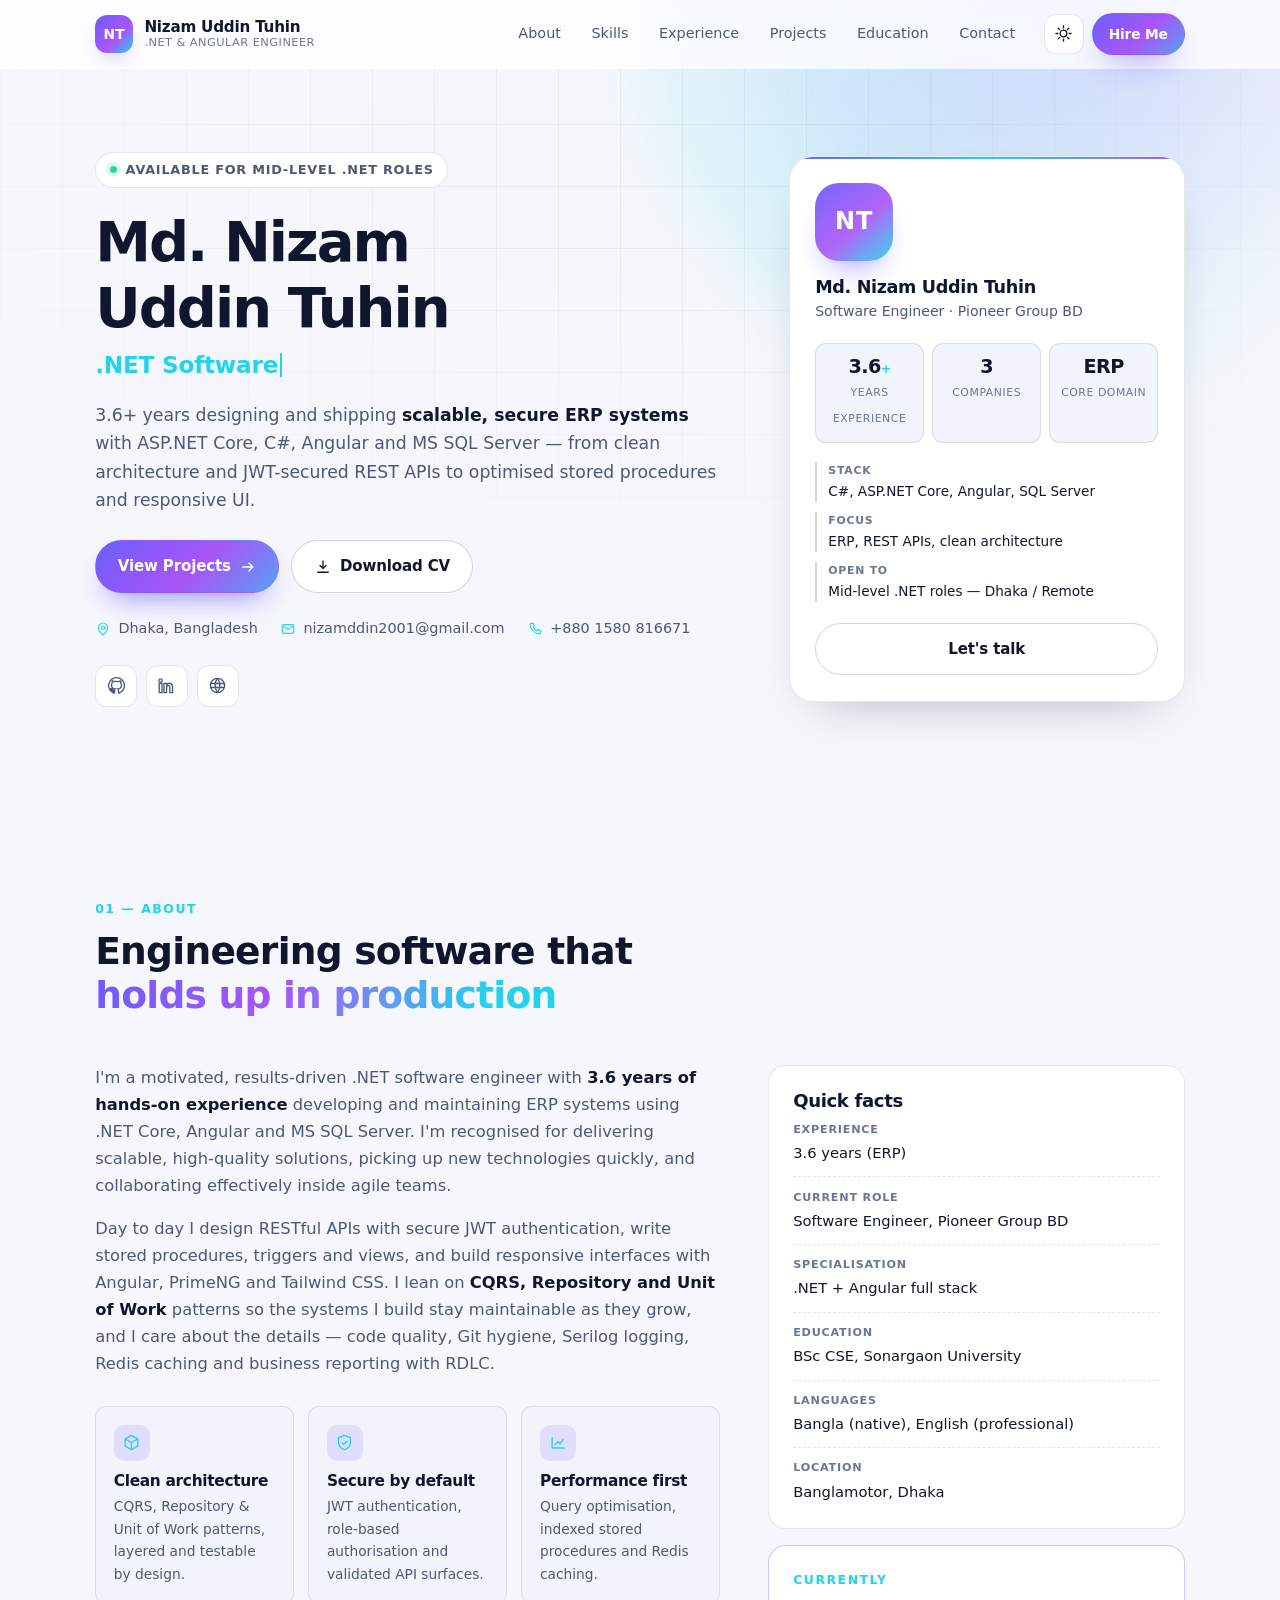
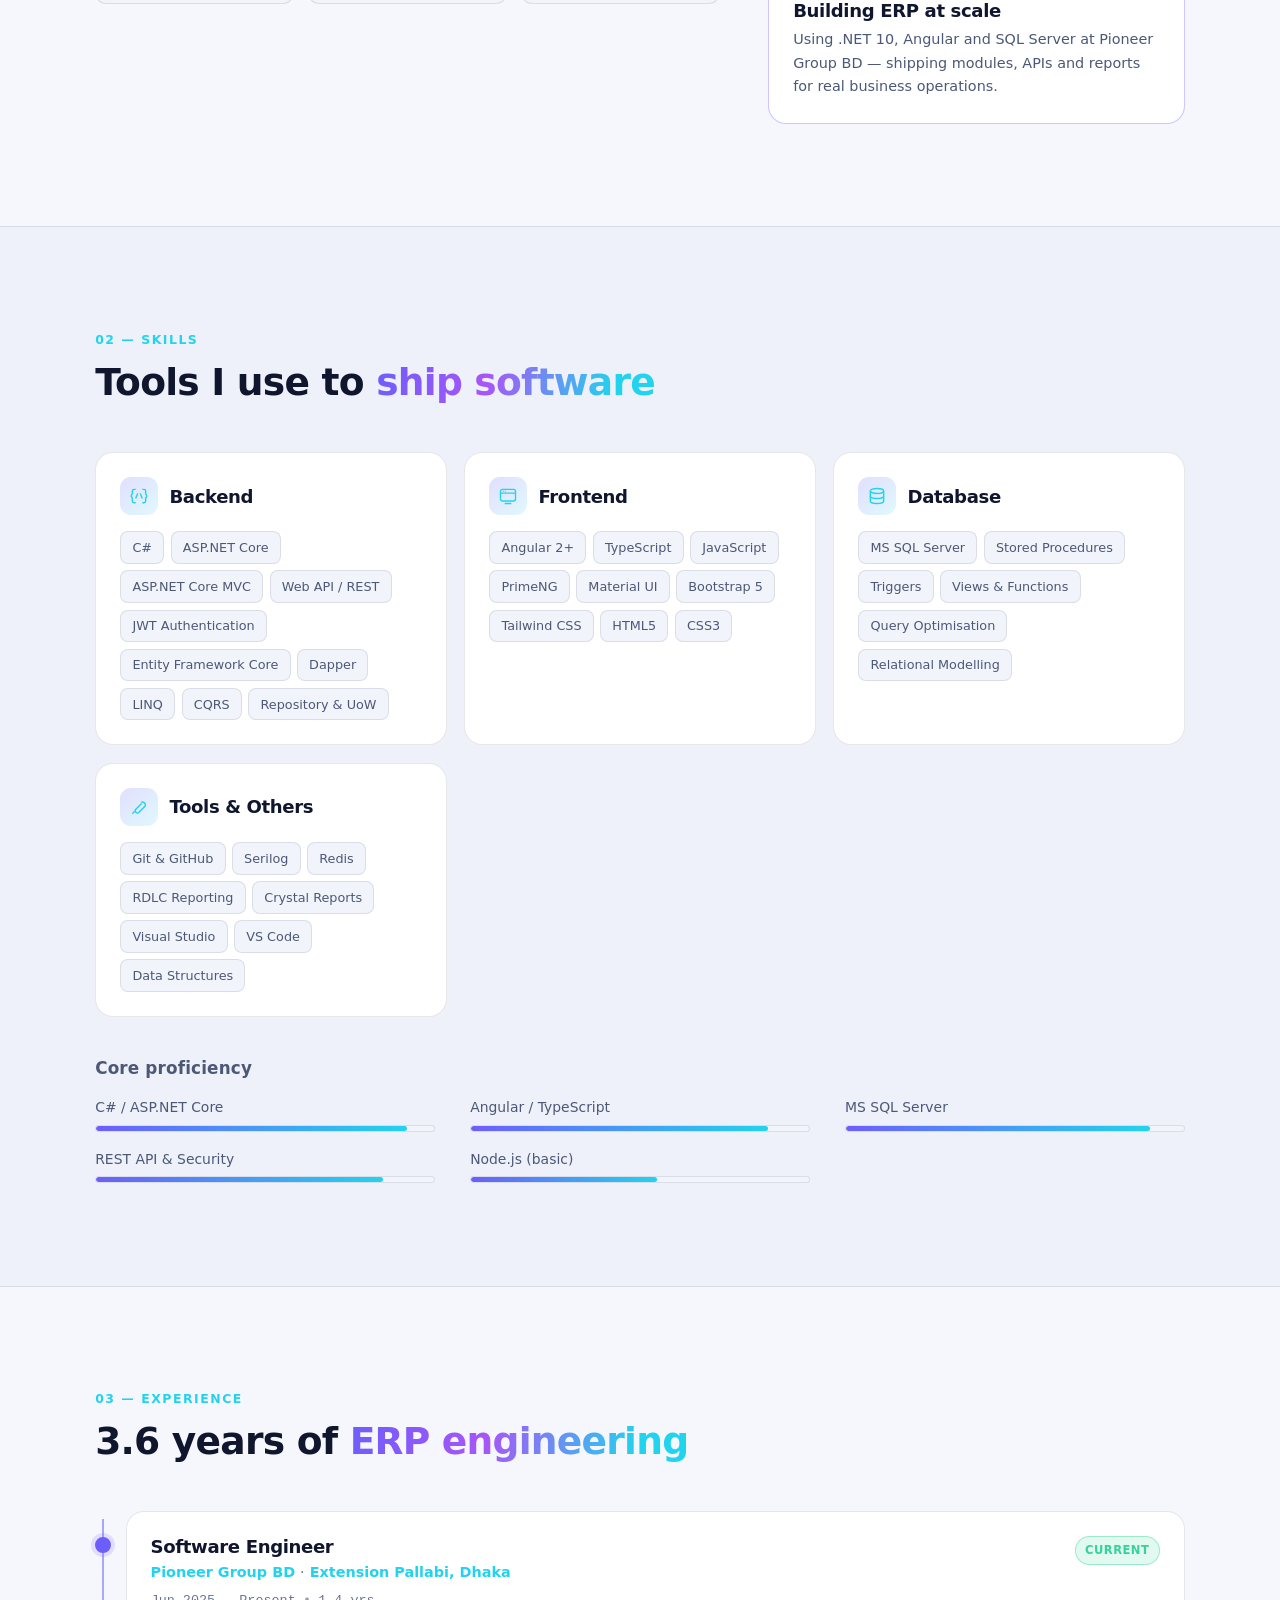
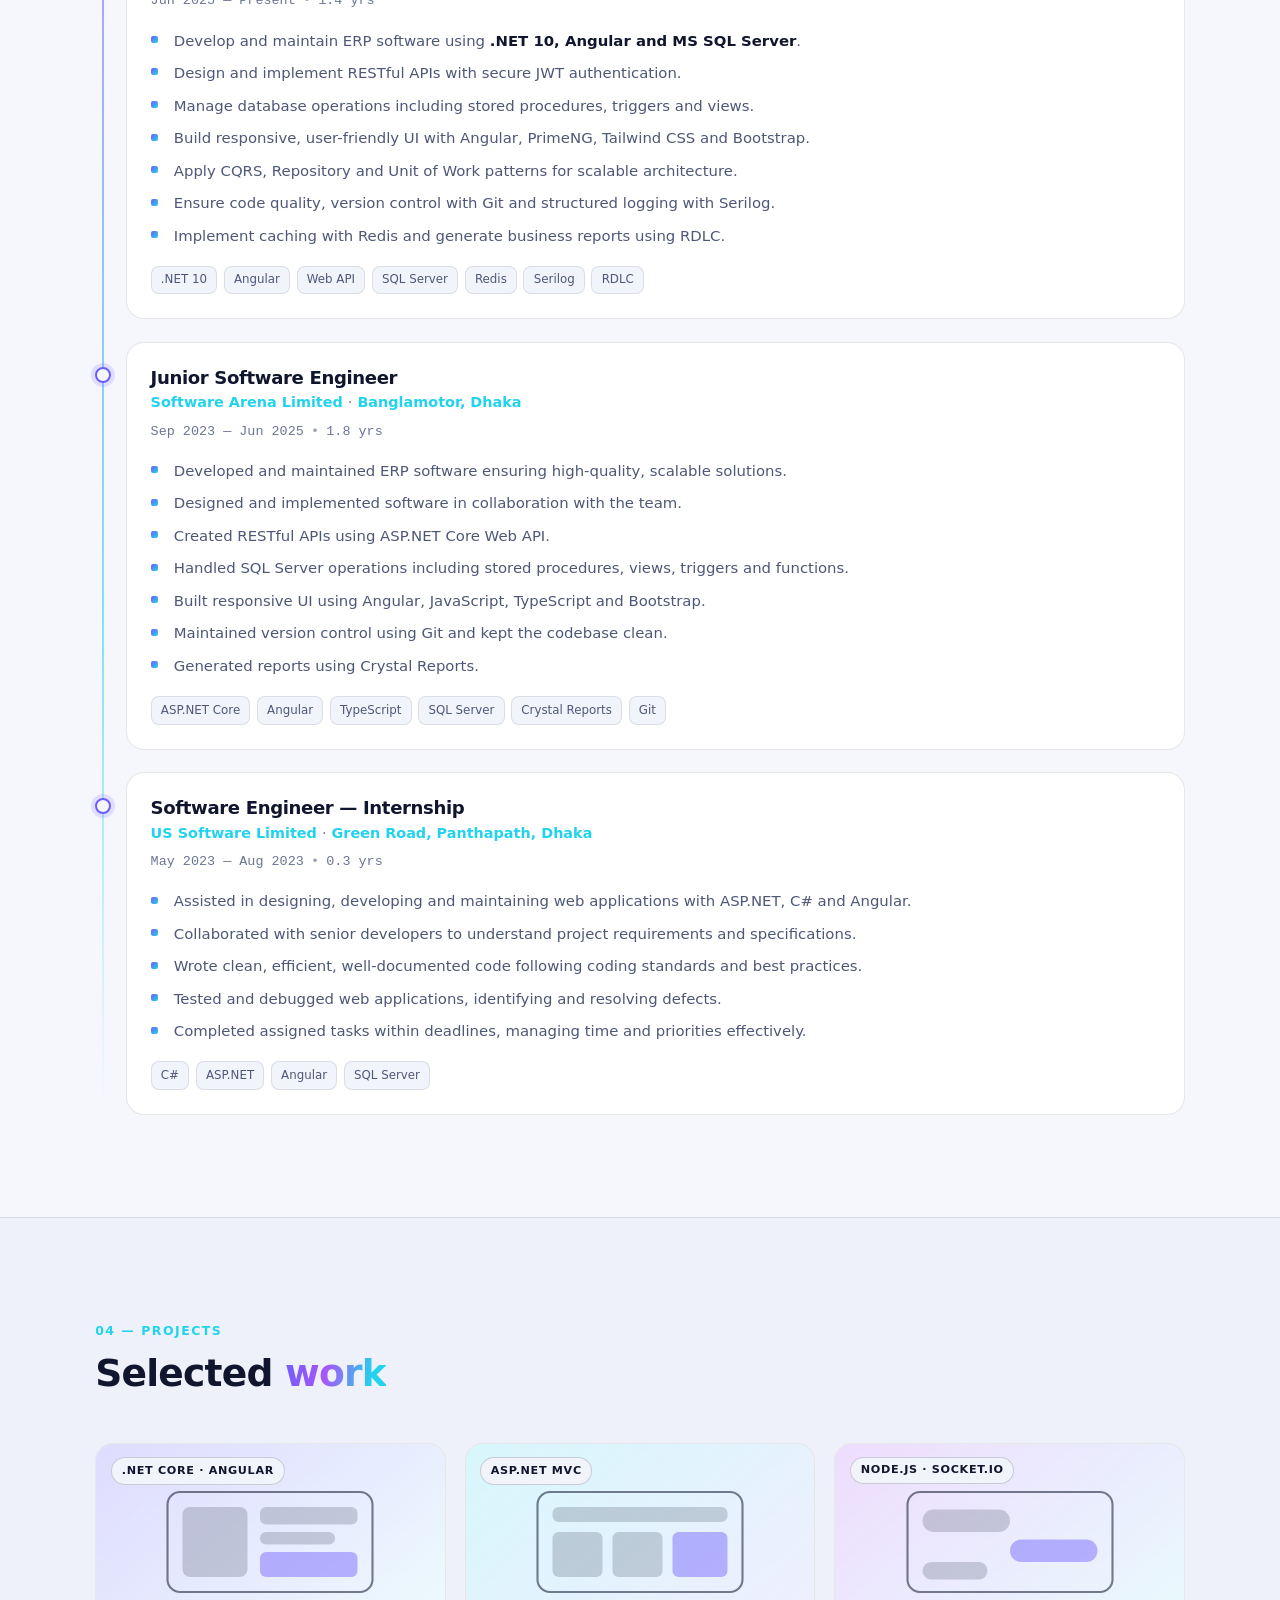
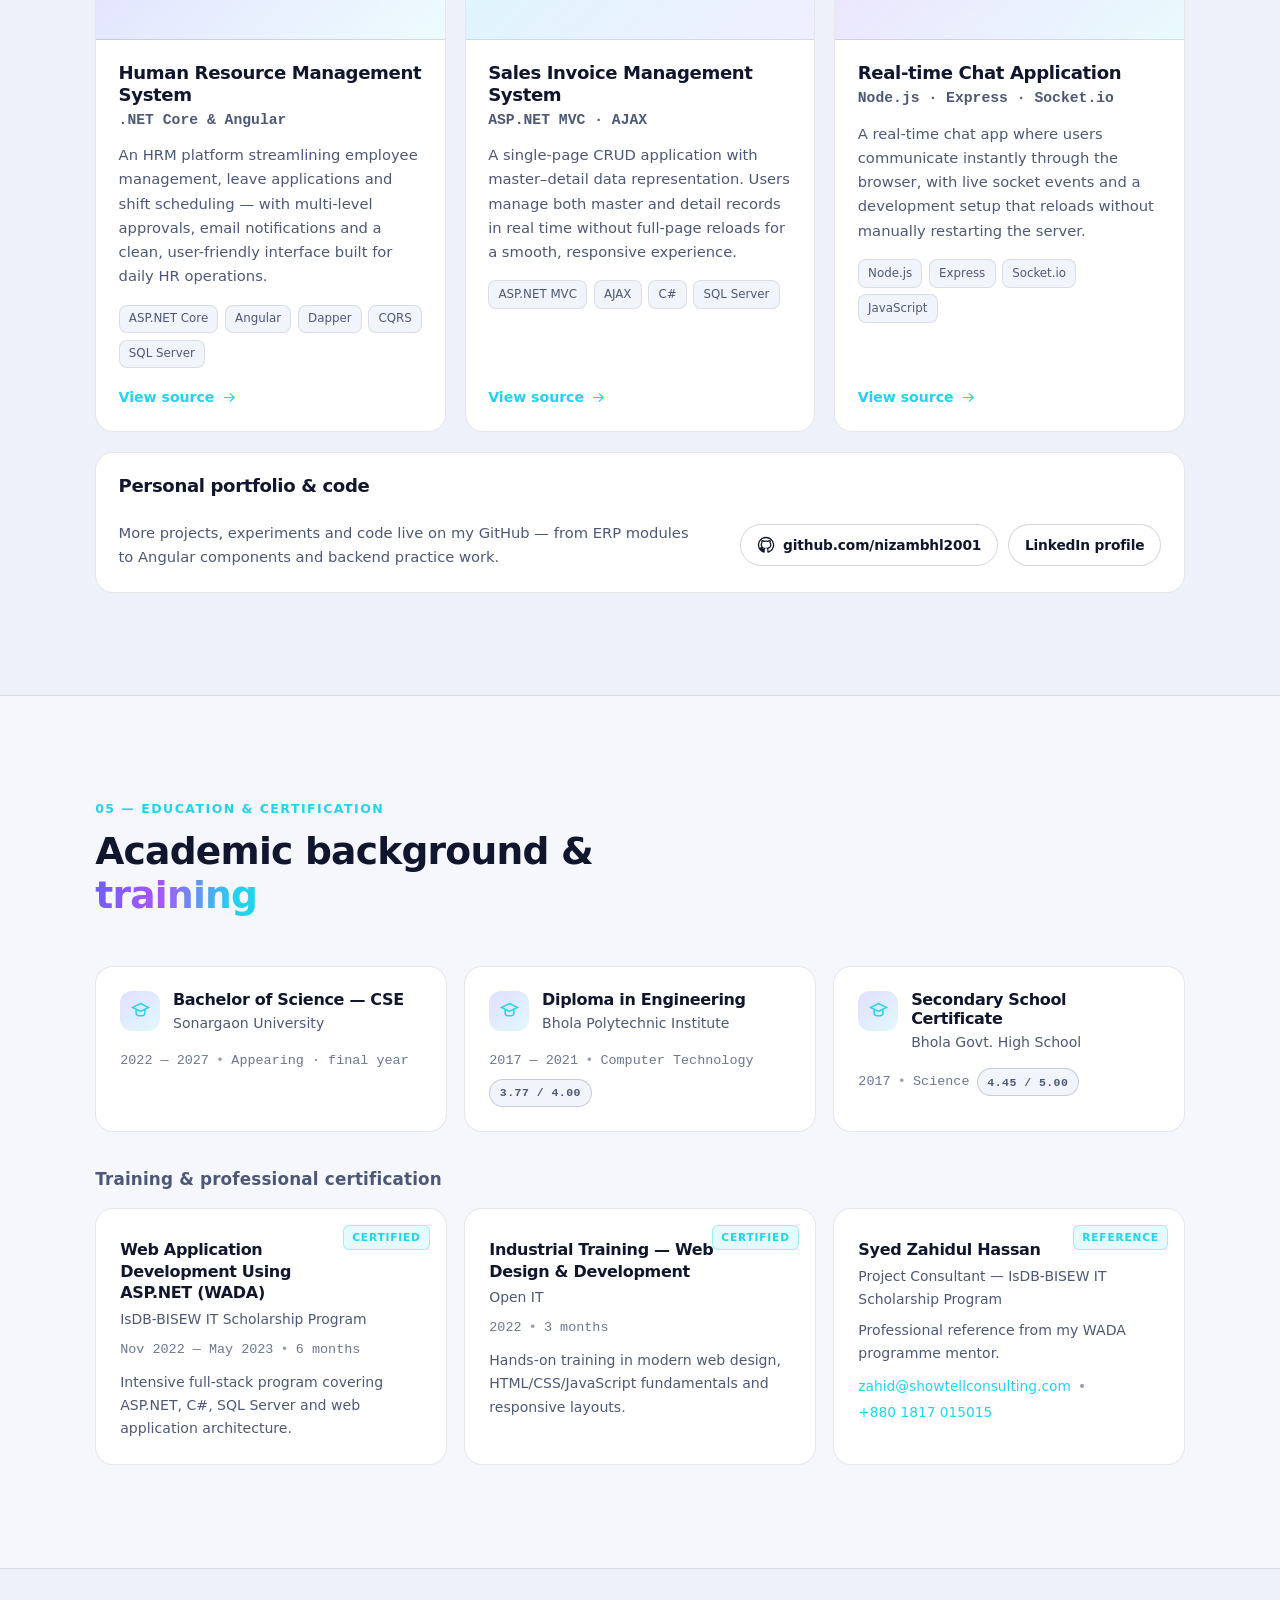
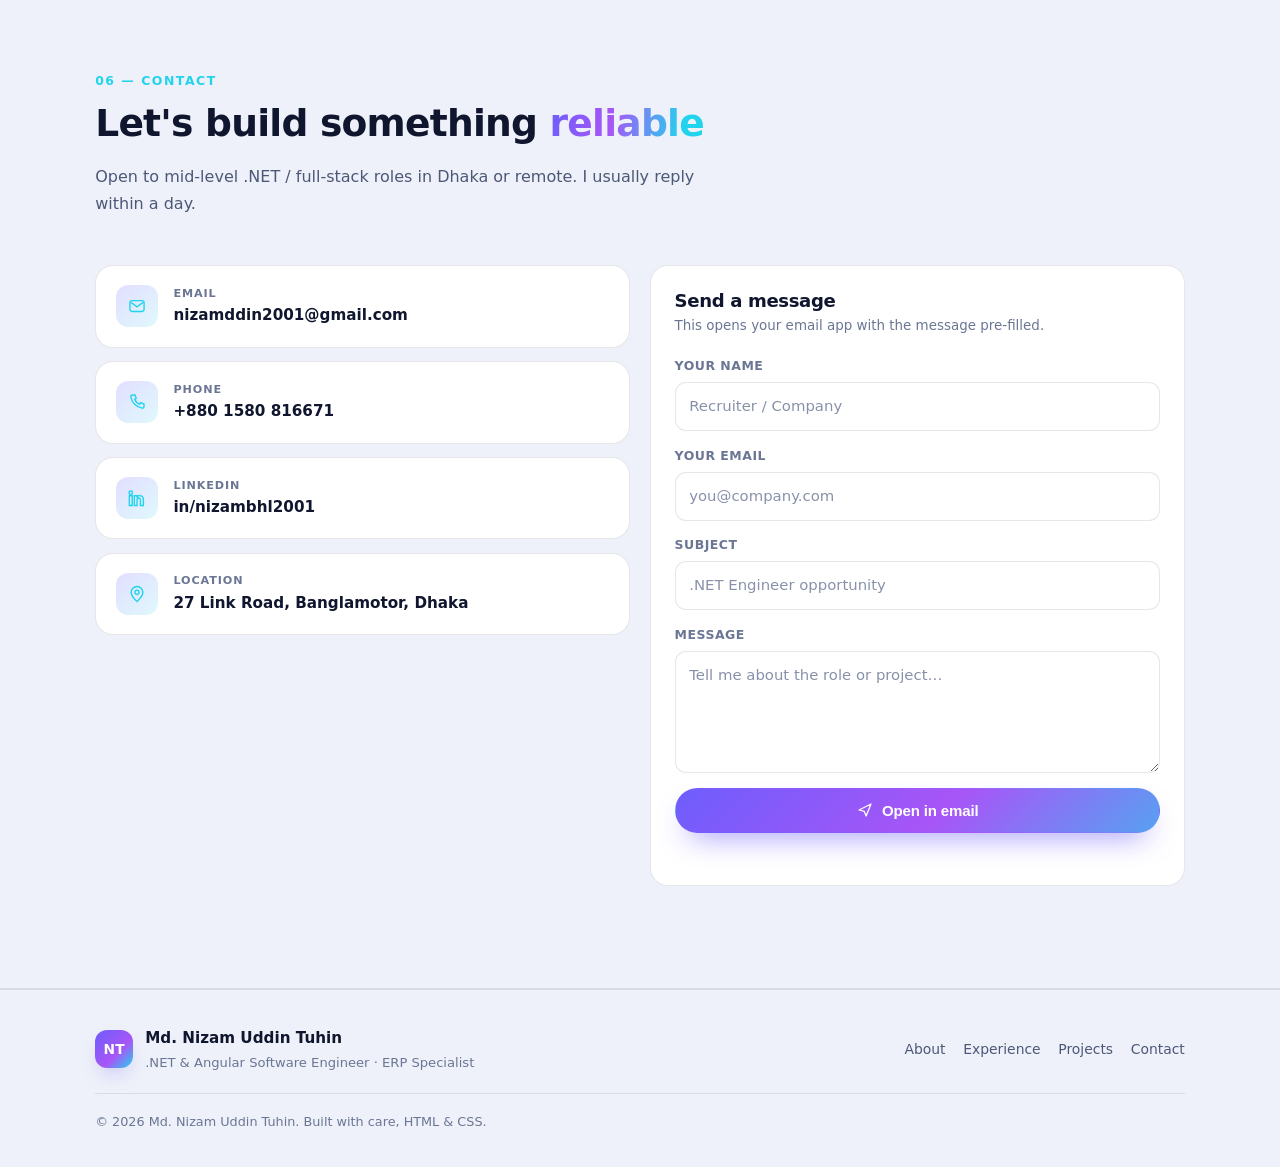
<file: index.html>
<!DOCTYPE html>
<html lang="en" data-theme="dark">
<head>
<meta charset="UTF-8" />
<meta name="viewport" content="width=device-width, initial-scale=1" />
<title>Md. Nizam Uddin Tuhin — .NET &amp; Angular Software Engineer | ERP Specialist</title>
<meta name="description" content="Portfolio of Md. Nizam Uddin Tuhin — .NET Software Engineer with 3.6+ years of experience building scalable ERP systems using ASP.NET Core, C#, Angular and MS SQL Server." />
<meta name="author" content="Md. Nizam Uddin Tuhin" />
<meta name="keywords" content=".NET Developer, ASP.NET Core, C#, Angular, SQL Server, ERP Developer, Full Stack Developer, Dhaka, Bangladesh" />
<meta name="theme-color" content="#0b1020" />
<link rel="canonical" href="https://nizambhl2001.github.io/" />

<!-- Open Graph / social -->
<meta property="og:type" content="website" />
<meta property="og:title" content="Md. Nizam Uddin Tuhin — .NET &amp; Angular Software Engineer" />
<meta property="og:description" content="3.6+ years building scalable, secure ERP software with ASP.NET Core, C#, Angular and MS SQL Server." />
<meta property="og:url" content="https://nizambhl2001.github.io/" />
<meta name="twitter:card" content="summary_large_image" />
<meta name="twitter:title" content="Md. Nizam Uddin Tuhin — .NET &amp; Angular Software Engineer" />
<meta name="twitter:description" content="3.6+ years building scalable, secure ERP software with ASP.NET Core, C#, Angular and MS SQL Server." />

<link rel="icon" href="data:image/svg+xml,%3Csvg xmlns='http://www.w3.org/2000/svg' viewBox='0 0 64 64'%3E%3Crect width='64' height='64' rx='16' fill='%236d5efc'/%3E%3Ctext x='32' y='43' font-family='Segoe UI,Arial' font-size='28' font-weight='700' fill='%23fff' text-anchor='middle'%3ENT%3C/text%3E%3C/svg%3E" />
<link rel="stylesheet" href="assets/css/styles.css" />

<script type="application/ld+json">
{
  "@context": "https://schema.org",
  "@type": "Person",
  "name": "Md. Nizam Uddin Tuhin",
  "jobTitle": ".NET Software Engineer",
  "email": "mailto:nizamddin2001@gmail.com",
  "telephone": "+8801580816671",
  "url": "https://nizambhl2001.github.io/",
  "address": {
    "@type": "PostalAddress",
    "streetAddress": "27 Link Road, Banglamotor",
    "addressLocality": "Dhaka",
    "addressCountry": "BD"
  },
  "sameAs": [
    "https://www.linkedin.com/in/nizambhl2001",
    "https://github.com/nizambhl2001"
  ],
  "knowsAbout": ["C#", "ASP.NET Core", "Angular", "MS SQL Server", "REST API", "ERP Development", "Entity Framework Core"],
  "alumniOf": ["Sonargaon University", "Bhola Polytechnic Institute"]
}
</script>
</head>
<body>
<a class="skip-link" href="#main">Skip to content</a>

<header class="site-header" id="siteHeader">
  <div class="container header-inner">
    <a class="brand" href="#home" aria-label="Nizam Uddin Tuhin — home">
      <span class="brand-mark" aria-hidden="true">NT</span>
      <span class="brand-text">
        <strong>Nizam Uddin Tuhin</strong>
        <small>.NET &amp; Angular Engineer</small>
      </span>
    </a>

    <nav class="nav" id="nav" aria-label="Primary">
      <a href="#about">About</a>
      <a href="#skills">Skills</a>
      <a href="#experience">Experience</a>
      <a href="#projects">Projects</a>
      <a href="#education">Education</a>
      <a href="#contact">Contact</a>
    </nav>

    <div class="header-actions">
      <button class="icon-btn" id="themeToggle" type="button" aria-label="Toggle colour theme" title="Toggle theme">
        <svg class="ico-sun" viewBox="0 0 24 24" aria-hidden="true"><circle cx="12" cy="12" r="4.2"/><g stroke-linecap="round"><path d="M12 2.5v2.4M12 19.1v2.4M2.5 12h2.4M19.1 12h2.4M5.2 5.2l1.7 1.7M17.1 17.1l1.7 1.7M18.8 5.2l-1.7 1.7M6.9 17.1l-1.7 1.7"/></g></svg>
        <svg class="ico-moon" viewBox="0 0 24 24" aria-hidden="true"><path d="M20 14.5A8.2 8.2 0 0 1 9.5 4a8.5 8.5 0 1 0 10.5 10.5Z"/></svg>
      </button>
      <a class="btn btn-primary btn-sm" href="#contact">Hire&nbsp;Me</a>
      <button class="icon-btn menu-btn" id="menuBtn" type="button" aria-label="Open menu" aria-expanded="false" aria-controls="nav">
        <svg viewBox="0 0 24 24" aria-hidden="true"><path d="M4 7h16M4 12h16M4 17h16" stroke-linecap="round"/></svg>
      </button>
    </div>
  </div>
  <div class="scroll-progress" id="scrollProgress"></div>
</header>

<main id="main">

  <!-- ================= HERO ================= -->
  <section class="hero" id="home">
    <div class="hero-glow" aria-hidden="true"></div>
    <div class="container hero-grid">
      <div class="hero-copy">
        <p class="eyebrow"><span class="dot" aria-hidden="true"></span> Available for mid-level .NET roles</p>
        <h1>Md. Nizam Uddin&nbsp;Tuhin</h1>
        <p class="hero-role">
          <span class="typed" id="typed" aria-live="polite">.NET Software Engineer</span>
        </p>
        <p class="hero-lead">
          3.6+ years designing and shipping <strong>scalable, secure ERP systems</strong> with
          ASP.NET Core, C#, Angular and MS SQL Server — from clean architecture and
          JWT-secured REST APIs to optimised stored procedures and responsive UI.
        </p>

        <div class="hero-cta">
          <a class="btn btn-primary" href="#projects">
            View Projects
            <svg viewBox="0 0 24 24" aria-hidden="true"><path d="M5 12h13M13 6.5 18.5 12 13 17.5" stroke-linecap="round" stroke-linejoin="round"/></svg>
          </a>
          <a class="btn btn-ghost" href="assets/Md-Nizam-Uddin-Tuhin-CV.pdf" download>
            <svg viewBox="0 0 24 24" aria-hidden="true"><path d="M12 4v10m0 0 4-4m-4 4-4-4M5 19h14" stroke-linecap="round" stroke-linejoin="round"/></svg>
            Download CV
          </a>
        </div>

        <ul class="hero-meta">
          <li>
            <svg viewBox="0 0 24 24" aria-hidden="true"><path d="M12 21s7-6.1 7-11a7 7 0 1 0-14 0c0 4.9 7 11 7 11Z"/><circle cx="12" cy="10" r="2.5"/></svg>
            Dhaka, Bangladesh
          </li>
          <li>
            <svg viewBox="0 0 24 24" aria-hidden="true"><rect x="3.5" y="5.5" width="17" height="13" rx="2.5"/><path d="m4.5 7.5 7.5 5.5 7.5-5.5"/></svg>
            <a href="mailto:nizamddin2001@gmail.com">nizamddin2001@gmail.com</a>
          </li>
          <li>
            <svg viewBox="0 0 24 24" aria-hidden="true"><path d="M6.5 3.5h3l1.6 4-2 1.4a12 12 0 0 0 5.9 5.9l1.4-2 4 1.6v3a2 2 0 0 1-2.2 2A16.5 16.5 0 0 1 4.5 5.7a2 2 0 0 1 2-2.2Z"/></svg>
            <a href="tel:+8801580816671">+880 1580 816671</a>
          </li>
        </ul>

        <div class="social-row">
          <a class="social" href="https://github.com/nizambhl2001" target="_blank" rel="noopener" aria-label="GitHub">
            <svg viewBox="0 0 24 24" aria-hidden="true"><path d="M12 2a10 10 0 0 0-3.16 19.49c.5.09.68-.22.68-.48v-1.7c-2.78.6-3.37-1.34-3.37-1.34-.45-1.16-1.11-1.47-1.11-1.47-.91-.62.07-.6.07-.6 1 .07 1.53 1.03 1.53 1.03.9 1.53 2.36 1.09 2.93.83.09-.65.35-1.09.63-1.34-2.22-.25-4.56-1.11-4.56-4.95 0-1.09.39-1.99 1.03-2.69-.1-.25-.45-1.27.1-2.65 0 0 .84-.27 2.75 1.03a9.5 9.5 0 0 1 5 0c1.91-1.3 2.75-1.03 2.75-1.03.55 1.38.2 2.4.1 2.65.64.7 1.03 1.6 1.03 2.69 0 3.85-2.35 4.7-4.58 4.94.36.31.68.92.68 1.86v2.75c0 .27.18.58.69.48A10 10 0 0 0 12 2Z"/></svg>
          </a>
          <a class="social" href="https://www.linkedin.com/in/nizambhl2001" target="_blank" rel="noopener" aria-label="LinkedIn">
            <svg viewBox="0 0 24 24" aria-hidden="true"><path d="M4.5 3.6a2.1 2.1 0 1 0 0 4.2 2.1 2.1 0 0 0 0-4.2ZM2.8 9.3h3.5V21H2.8V9.3Zm6 0h3.3v1.6h.05a3.7 3.7 0 0 1 3.3-1.8c3.5 0 4.2 2.3 4.2 5.3V21h-3.5v-5.8c0-1.4 0-3.2-2-3.2s-2.1 1.5-2.1 3.1V21H8.8V9.3Z"/></svg>
          </a>
          <a class="social" href="https://nizambhl2001.github.io/" target="_blank" rel="noopener" aria-label="Portfolio">
            <svg viewBox="0 0 24 24" aria-hidden="true"><circle cx="12" cy="12" r="9"/><path d="M3.2 9.5h17.6M3.2 14.5h17.6M12 3a15 15 0 0 1 0 18M12 3a15 15 0 0 0 0 18"/></svg>
          </a>
        </div>
      </div>

      <aside class="hero-card" aria-label="Profile summary">
        <div class="avatar" aria-hidden="true">
          <span>NT</span>
        </div>
        <h2 class="hero-card-name">Md. Nizam Uddin Tuhin</h2>
        <p class="hero-card-role">Software Engineer · Pioneer Group BD</p>
        <div class="stats">
          <div class="stat">
            <strong>3.6<small>+</small></strong>
            <span>Years experience</span>
          </div>
          <div class="stat">
            <strong>3</strong>
            <span>Companies</span>
          </div>
          <div class="stat">
            <strong>ERP</strong>
            <span>Core domain</span>
          </div>
        </div>
        <ul class="hero-card-list">
          <li><b>Stack</b><span>C#, ASP.NET Core, Angular, SQL Server</span></li>
          <li><b>Focus</b><span>ERP, REST APIs, clean architecture</span></li>
          <li><b>Open to</b><span>Mid-level .NET roles — Dhaka / Remote</span></li>
        </ul>
        <a class="btn btn-outline btn-block" href="#contact">Let's talk</a>
      </aside>
    </div>
  </section>

  <!-- ================= ABOUT ================= -->
  <section class="section" id="about">
    <div class="container">
      <header class="section-head">
        <p class="kicker">01 — About</p>
        <h2>Engineering software that <span class="grad">holds up in production</span></h2>
      </header>

      <div class="about-grid">
        <div class="about-text reveal">
          <p>
            I'm a motivated, results-driven .NET software engineer with <strong>3.6 years of hands-on experience</strong> developing
            and maintaining ERP systems using .NET Core, Angular and MS SQL Server. I'm recognised for
            delivering scalable, high-quality solutions, picking up new technologies quickly, and
            collaborating effectively inside agile teams.
          </p>
          <p>
            Day to day I design RESTful APIs with secure JWT authentication, write stored procedures,
            triggers and views, and build responsive interfaces with Angular, PrimeNG and Tailwind CSS.
            I lean on <strong>CQRS, Repository and Unit of Work</strong> patterns so the systems I build stay
            maintainable as they grow, and I care about the details — code quality, Git hygiene,
            Serilog logging, Redis caching and business reporting with RDLC.
          </p>

          <div class="pillars">
            <div class="pillar">
              <span class="pillar-ico" aria-hidden="true">
                <svg viewBox="0 0 24 24"><path d="m12 3 8 4.5v9L12 21l-8-4.5v-9L12 3Z"/><path d="M12 12 4 7.5M12 12l8-4.5M12 12v9"/></svg>
              </span>
              <h3>Clean architecture</h3>
              <p>CQRS, Repository &amp; Unit of Work patterns, layered and testable by design.</p>
            </div>
            <div class="pillar">
              <span class="pillar-ico" aria-hidden="true">
                <svg viewBox="0 0 24 24"><path d="M12 3 4.5 6v6c0 4.4 3.2 7.6 7.5 9 4.3-1.4 7.5-4.6 7.5-9V6L12 3Z"/><path d="m9 12 2.2 2.2L15.5 10"/></svg>
              </span>
              <h3>Secure by default</h3>
              <p>JWT authentication, role-based authorisation and validated API surfaces.</p>
            </div>
            <div class="pillar">
              <span class="pillar-ico" aria-hidden="true">
                <svg viewBox="0 0 24 24"><path d="M4 19V5M4 19h16"/><path d="m7.5 15 3.5-4 3 2.5 4.5-6"/></svg>
              </span>
              <h3>Performance first</h3>
              <p>Query optimisation, indexed stored procedures and Redis caching.</p>
            </div>
          </div>
        </div>

        <aside class="about-side reveal">
          <div class="card quick-facts">
            <h3>Quick facts</h3>
            <dl>
              <div><dt>Experience</dt><dd>3.6 years (ERP)</dd></div>
              <div><dt>Current role</dt><dd>Software Engineer, Pioneer Group BD</dd></div>
              <div><dt>Specialisation</dt><dd>.NET + Angular full stack</dd></div>
              <div><dt>Education</dt><dd>BSc CSE, Sonargaon University</dd></div>
              <div><dt>Languages</dt><dd>Bangla (native), English (professional)</dd></div>
              <div><dt>Location</dt><dd>Banglamotor, Dhaka</dd></div>
            </dl>
          </div>
          <div class="card highlight-card">
            <p class="kicker">Currently</p>
            <h3>Building ERP at scale</h3>
            <p>Using .NET 10, Angular and SQL Server at Pioneer Group BD — shipping modules, APIs and reports for real business operations.</p>
          </div>
        </aside>
      </div>
    </div>
  </section>

  <!-- ================= SKILLS ================= -->
  <section class="section alt" id="skills">
    <div class="container">
      <header class="section-head">
        <p class="kicker">02 — Skills</p>
        <h2>Tools I use to <span class="grad">ship software</span></h2>
      </header>

      <div class="skills-grid">
        <article class="card skill-card reveal">
          <div class="skill-head">
            <span class="skill-ico" aria-hidden="true">
              <svg viewBox="0 0 24 24"><path d="M8 4H6a2 2 0 0 0-2 2v3.5L2.5 12 4 14.5V18a2 2 0 0 0 2 2h2"/><path d="M16 4h2a2 2 0 0 1 2 2v3.5L21.5 12 20 14.5V18a2 2 0 0 1-2 2h-2"/><path d="M10.5 9 8 15M13.5 9l2.5 6"/></svg>
            </span>
            <h3>Backend</h3>
          </div>
          <ul class="tags">
            <li>C#</li><li>ASP.NET Core</li><li>ASP.NET Core MVC</li><li>Web API / REST</li>
            <li>JWT Authentication</li><li>Entity Framework Core</li><li>Dapper</li><li>LINQ</li>
            <li>CQRS</li><li>Repository &amp; UoW</li>
          </ul>
        </article>

        <article class="card skill-card reveal">
          <div class="skill-head">
            <span class="skill-ico" aria-hidden="true">
              <svg viewBox="0 0 24 24"><rect x="3" y="4" width="18" height="14" rx="2.5"/><path d="M3 8.5h18M8 21h8"/><circle cx="6.3" cy="6.2" r=".7" fill="currentColor" stroke="none"/><circle cx="8.7" cy="6.2" r=".7" fill="currentColor" stroke="none"/></svg>
            </span>
            <h3>Frontend</h3>
          </div>
          <ul class="tags">
            <li>Angular 2+</li><li>TypeScript</li><li>JavaScript</li><li>PrimeNG</li>
            <li>Material UI</li><li>Bootstrap 5</li><li>Tailwind CSS</li><li>HTML5</li><li>CSS3</li>
          </ul>
        </article>

        <article class="card skill-card reveal">
          <div class="skill-head">
            <span class="skill-ico" aria-hidden="true">
              <svg viewBox="0 0 24 24"><ellipse cx="12" cy="6" rx="8" ry="3"/><path d="M4 6v6c0 1.7 3.6 3 8 3s8-1.3 8-3V6"/><path d="M4 12v6c0 1.7 3.6 3 8 3s8-1.3 8-3v-6"/></svg>
            </span>
            <h3>Database</h3>
          </div>
          <ul class="tags">
            <li>MS SQL Server</li><li>Stored Procedures</li><li>Triggers</li><li>Views &amp; Functions</li>
            <li>Query Optimisation</li><li>Relational Modelling</li>
          </ul>
        </article>

        <article class="card skill-card reveal">
          <div class="skill-head">
            <span class="skill-ico" aria-hidden="true">
              <svg viewBox="0 0 24 24"><path d="M14.5 6.5a3.5 3.5 0 0 1 4.9 4.4L11.9 18.4a2.6 2.6 0 0 1-3.7-3.7l6.9-6.9"/><path d="M4 20l2.5-2.5"/></svg>
            </span>
            <h3>Tools &amp; Others</h3>
          </div>
          <ul class="tags">
            <li>Git &amp; GitHub</li><li>Serilog</li><li>Redis</li><li>RDLC Reporting</li>
            <li>Crystal Reports</li><li>Visual Studio</li><li>VS Code</li><li>Data Structures</li>
          </ul>
        </article>
      </div>

      <div class="proficiency reveal">
        <h3 class="sub-head">Core proficiency</h3>
        <div class="bars">
          <div class="bar"><span class="bar-label">C# / ASP.NET Core</span><span class="bar-track"><i style="--w:92%"></i></span></div>
          <div class="bar"><span class="bar-label">Angular / TypeScript</span><span class="bar-track"><i style="--w:88%"></i></span></div>
          <div class="bar"><span class="bar-label">MS SQL Server</span><span class="bar-track"><i style="--w:90%"></i></span></div>
          <div class="bar"><span class="bar-label">REST API &amp; Security</span><span class="bar-track"><i style="--w:85%"></i></span></div>
          <div class="bar"><span class="bar-label">Node.js (basic)</span><span class="bar-track"><i style="--w:55%"></i></span></div>
        </div>
      </div>
    </div>
  </section>

  <!-- ================= EXPERIENCE ================= -->
  <section class="section" id="experience">
    <div class="container">
      <header class="section-head">
        <p class="kicker">03 — Experience</p>
        <h2>3.6 years of <span class="grad">ERP engineering</span></h2>
      </header>

      <ol class="timeline">
        <li class="tl-item reveal">
          <div class="tl-marker" aria-hidden="true"></div>
          <div class="card tl-card">
            <div class="tl-top">
              <div>
                <h3>Software Engineer</h3>
                <p class="tl-company">Pioneer Group BD <span class="sep">·</span> Extension Pallabi, Dhaka</p>
              </div>
              <span class="badge badge-live">Current</span>
            </div>
            <p class="tl-meta">
              <span>Jun 2025 — Present</span><span class="dot-sep">•</span><span>1.4 yrs</span>
            </p>
            <ul class="ticks">
              <li>Develop and maintain ERP software using <strong>.NET 10, Angular and MS SQL Server</strong>.</li>
              <li>Design and implement RESTful APIs with secure JWT authentication.</li>
              <li>Manage database operations including stored procedures, triggers and views.</li>
              <li>Build responsive, user-friendly UI with Angular, PrimeNG, Tailwind CSS and Bootstrap.</li>
              <li>Apply CQRS, Repository and Unit of Work patterns for scalable architecture.</li>
              <li>Ensure code quality, version control with Git and structured logging with Serilog.</li>
              <li>Implement caching with Redis and generate business reports using RDLC.</li>
            </ul>
            <ul class="tags tags-sm">
              <li>.NET 10</li><li>Angular</li><li>Web API</li><li>SQL Server</li><li>Redis</li><li>Serilog</li><li>RDLC</li>
            </ul>
          </div>
        </li>

        <li class="tl-item reveal">
          <div class="tl-marker" aria-hidden="true"></div>
          <div class="card tl-card">
            <div class="tl-top">
              <div>
                <h3>Junior Software Engineer</h3>
                <p class="tl-company">Software Arena Limited <span class="sep">·</span> Banglamotor, Dhaka</p>
              </div>
            </div>
            <p class="tl-meta">
              <span>Sep 2023 — Jun 2025</span><span class="dot-sep">•</span><span>1.8 yrs</span>
            </p>
            <ul class="ticks">
              <li>Developed and maintained ERP software ensuring high-quality, scalable solutions.</li>
              <li>Designed and implemented software in collaboration with the team.</li>
              <li>Created RESTful APIs using ASP.NET Core Web API.</li>
              <li>Handled SQL Server operations including stored procedures, views, triggers and functions.</li>
              <li>Built responsive UI using Angular, JavaScript, TypeScript and Bootstrap.</li>
              <li>Maintained version control using Git and kept the codebase clean.</li>
              <li>Generated reports using Crystal Reports.</li>
            </ul>
            <ul class="tags tags-sm">
              <li>ASP.NET Core</li><li>Angular</li><li>TypeScript</li><li>SQL Server</li><li>Crystal Reports</li><li>Git</li>
            </ul>
          </div>
        </li>

        <li class="tl-item reveal">
          <div class="tl-marker" aria-hidden="true"></div>
          <div class="card tl-card">
            <div class="tl-top">
              <div>
                <h3>Software Engineer — Internship</h3>
                <p class="tl-company">US Software Limited <span class="sep">·</span> Green Road, Panthapath, Dhaka</p>
              </div>
            </div>
            <p class="tl-meta">
              <span>May 2023 — Aug 2023</span><span class="dot-sep">•</span><span>0.3 yrs</span>
            </p>
            <ul class="ticks">
              <li>Assisted in designing, developing and maintaining web applications with ASP.NET, C# and Angular.</li>
              <li>Collaborated with senior developers to understand project requirements and specifications.</li>
              <li>Wrote clean, efficient, well-documented code following coding standards and best practices.</li>
              <li>Tested and debugged web applications, identifying and resolving defects.</li>
              <li>Completed assigned tasks within deadlines, managing time and priorities effectively.</li>
            </ul>
            <ul class="tags tags-sm">
              <li>C#</li><li>ASP.NET</li><li>Angular</li><li>SQL Server</li>
            </ul>
          </div>
        </li>
      </ol>
    </div>
  </section>

  <!-- ================= PROJECTS ================= -->
  <section class="section alt" id="projects">
    <div class="container">
      <header class="section-head">
        <p class="kicker">04 — Projects</p>
        <h2>Selected <span class="grad">work</span></h2>
      </header>

      <div class="projects">
        <article class="card project reveal">
          <div class="project-visual pv-1" aria-hidden="true">
            <span class="pv-tag">.NET Core · Angular</span>
            <svg viewBox="0 0 200 120"><rect x="18" y="20" width="164" height="80" rx="10" /><rect x="30" y="32" width="52" height="56" rx="6" class="f"/><rect x="92" y="32" width="78" height="14" rx="5" class="f"/><rect x="92" y="52" width="60" height="10" rx="5" class="f"/><rect x="92" y="68" width="78" height="20" rx="5" class="f2"/></svg>
          </div>
          <div class="project-body">
            <h3>Human Resource Management System</h3>
            <p class="project-sub">.NET Core &amp; Angular</p>
            <p>
              An HRM platform streamlining employee management, leave applications and shift
              scheduling — with multi-level approvals, email notifications and a clean,
              user-friendly interface built for daily HR operations.
            </p>
            <ul class="tags tags-sm">
              <li>ASP.NET Core</li><li>Angular</li><li>Dapper</li><li>CQRS</li><li>SQL Server</li>
            </ul>
            <div class="project-links">
              <a class="link-arrow" href="https://github.com/nizamuddintuhin/Human_Management_System" target="_blank" rel="noopener">
                View source
                <svg viewBox="0 0 24 24" aria-hidden="true"><path d="M5 12h13M13 6.5 18.5 12 13 17.5" stroke-linecap="round" stroke-linejoin="round"/></svg>
              </a>
            </div>
          </div>
        </article>

        <article class="card project reveal">
          <div class="project-visual pv-2" aria-hidden="true">
            <span class="pv-tag">ASP.NET MVC</span>
            <svg viewBox="0 0 200 120"><rect x="18" y="20" width="164" height="80" rx="10"/><rect x="30" y="32" width="140" height="12" rx="5" class="f"/><rect x="30" y="52" width="40" height="36" rx="5" class="f"/><rect x="78" y="52" width="40" height="36" rx="5" class="f"/><rect x="126" y="52" width="44" height="36" rx="5" class="f2"/></svg>
          </div>
          <div class="project-body">
            <h3>Sales Invoice Management System</h3>
            <p class="project-sub">ASP.NET MVC · AJAX</p>
            <p>
              A single-page CRUD application with master–detail data representation. Users manage
              both master and detail records in real time without full-page reloads for a smooth,
              responsive experience.
            </p>
            <ul class="tags tags-sm">
              <li>ASP.NET MVC</li><li>AJAX</li><li>C#</li><li>SQL Server</li>
            </ul>
            <div class="project-links">
              <a class="link-arrow" href="https://github.com/nizamuddintuhin/MVC-Ajax-Single-Page-CURD-with-MasterDetails" target="_blank" rel="noopener">
                View source
                <svg viewBox="0 0 24 24" aria-hidden="true"><path d="M5 12h13M13 6.5 18.5 12 13 17.5" stroke-linecap="round" stroke-linejoin="round"/></svg>
              </a>
            </div>
          </div>
        </article>

        <article class="card project reveal">
          <div class="project-visual pv-3" aria-hidden="true">
            <span class="pv-tag">Node.js · Socket.io</span>
            <svg viewBox="0 0 200 120"><rect x="18" y="20" width="164" height="80" rx="10"/><rect x="30" y="34" width="70" height="18" rx="9" class="f"/><rect x="100" y="58" width="70" height="18" rx="9" class="f2"/><rect x="30" y="76" width="52" height="14" rx="7" class="f"/></svg>
          </div>
          <div class="project-body">
            <h3>Real-time Chat Application</h3>
            <p class="project-sub">Node.js · Express · Socket.io</p>
            <p>
              A real-time chat app where users communicate instantly through the browser, with
              live socket events and a development setup that reloads without manually
              restarting the server.
            </p>
            <ul class="tags tags-sm">
              <li>Node.js</li><li>Express</li><li>Socket.io</li><li>JavaScript</li>
            </ul>
            <div class="project-links">
              <a class="link-arrow" href="https://github.com/nizamuddintuhin/Node.js-Chat-App" target="_blank" rel="noopener">
                View source
                <svg viewBox="0 0 24 24" aria-hidden="true"><path d="M5 12h13M13 6.5 18.5 12 13 17.5" stroke-linecap="round" stroke-linejoin="round"/></svg>
              </a>
            </div>
          </div>
        </article>

        <article class="card project project-wide reveal">
          <div class="project-body">
            <h3>Personal portfolio &amp; code</h3>
            <p>
              More projects, experiments and code live on my GitHub — from ERP modules to
              Angular components and backend practice work.
            </p>
            <div class="project-links">
              <a class="btn btn-outline btn-sm" href="https://github.com/nizambhl2001" target="_blank" rel="noopener">
                <svg viewBox="0 0 24 24" aria-hidden="true"><path d="M12 2a10 10 0 0 0-3.16 19.49c.5.09.68-.22.68-.48v-1.7c-2.78.6-3.37-1.34-3.37-1.34-.45-1.16-1.11-1.47-1.11-1.47-.91-.62.07-.6.07-.6 1 .07 1.53 1.03 1.53 1.03.9 1.53 2.36 1.09 2.93.83.09-.65.35-1.09.63-1.34-2.22-.25-4.56-1.11-4.56-4.95 0-1.09.39-1.99 1.03-2.69-.1-.25-.45-1.27.1-2.65 0 0 .84-.27 2.75 1.03a9.5 9.5 0 0 1 5 0c1.91-1.3 2.75-1.03 2.75-1.03.55 1.38.2 2.4.1 2.65.64.7 1.03 1.6 1.03 2.69 0 3.85-2.35 4.7-4.58 4.94.36.31.68.92.68 1.86v2.75c0 .27.18.58.69.48A10 10 0 0 0 12 2Z"/></svg>
                github.com/nizambhl2001
              </a>
              <a class="btn btn-ghost btn-sm" href="https://www.linkedin.com/in/nizambhl2001" target="_blank" rel="noopener">LinkedIn profile</a>
            </div>
          </div>
        </article>
      </div>
    </div>
  </section>

  <!-- ================= EDUCATION & CERTIFICATION ================= -->
  <section class="section" id="education">
    <div class="container">
      <header class="section-head">
        <p class="kicker">05 — Education &amp; Certification</p>
        <h2>Academic background &amp; <span class="grad">training</span></h2>
      </header>

      <div class="edu-grid">
        <div class="card edu-card reveal">
          <div class="edu-head">
            <span class="edu-ico" aria-hidden="true">
              <svg viewBox="0 0 24 24"><path d="m12 4 9 4.5-9 4.5-9-4.5L12 4Z"/><path d="M7 10.6V15c0 1.7 2.2 3 5 3s5-1.3 5-3v-4.4"/></svg>
            </span>
            <div>
              <h3>Bachelor of Science — CSE</h3>
              <p class="edu-inst">Sonargaon University</p>
            </div>
          </div>
          <p class="tl-meta"><span>2022 — 2027</span><span class="dot-sep">•</span><span>Appearing · final year</span></p>
        </div>

        <div class="card edu-card reveal">
          <div class="edu-head">
            <span class="edu-ico" aria-hidden="true">
              <svg viewBox="0 0 24 24"><path d="m12 4 9 4.5-9 4.5-9-4.5L12 4Z"/><path d="M7 10.6V15c0 1.7 2.2 3 5 3s5-1.3 5-3v-4.4"/></svg>
            </span>
            <div>
              <h3>Diploma in Engineering</h3>
              <p class="edu-inst">Bhola Polytechnic Institute</p>
            </div>
          </div>
          <p class="tl-meta"><span>2017 — 2021</span><span class="dot-sep">•</span><span>Computer Technology</span><span class="badge">3.77 / 4.00</span></p>
        </div>

        <div class="card edu-card reveal">
          <div class="edu-head">
            <span class="edu-ico" aria-hidden="true">
              <svg viewBox="0 0 24 24"><path d="m12 4 9 4.5-9 4.5-9-4.5L12 4Z"/><path d="M7 10.6V15c0 1.7 2.2 3 5 3s5-1.3 5-3v-4.4"/></svg>
            </span>
            <div>
              <h3>Secondary School Certificate</h3>
              <p class="edu-inst">Bhola Govt. High School</p>
            </div>
          </div>
          <p class="tl-meta"><span>2017</span><span class="dot-sep">•</span><span>Science</span><span class="badge">4.45 / 5.00</span></p>
        </div>
      </div>

      <h3 class="sub-head reveal">Training &amp; professional certification</h3>
      <div class="certs">
        <article class="card cert reveal">
          <span class="cert-badge">Certified</span>
          <h4>Web Application Development Using ASP.NET (WADA)</h4>
          <p class="cert-inst">IsDB-BISEW IT Scholarship Program</p>
          <p class="tl-meta"><span>Nov 2022 — May 2023</span><span class="dot-sep">•</span><span>6 months</span></p>
          <p class="cert-desc">Intensive full-stack program covering ASP.NET, C#, SQL Server and web application architecture.</p>
        </article>

        <article class="card cert reveal">
          <span class="cert-badge">Certified</span>
          <h4>Industrial Training — Web Design &amp; Development</h4>
          <p class="cert-inst">Open IT</p>
          <p class="tl-meta"><span>2022</span><span class="dot-sep">•</span><span>3 months</span></p>
          <p class="cert-desc">Hands-on training in modern web design, HTML/CSS/JavaScript fundamentals and responsive layouts.</p>
        </article>

        <article class="card cert reveal">
          <span class="cert-badge">Reference</span>
          <h4>Syed Zahidul Hassan</h4>
          <p class="cert-inst">Project Consultant — IsDB-BISEW IT Scholarship Program</p>
          <p class="cert-desc">Professional reference from my WADA programme mentor.</p>
          <p class="cert-contact">
            <a href="mailto:zahid@showtellconsulting.com">zahid@showtellconsulting.com</a>
            <span class="dot-sep">•</span>
            <a href="tel:+8801817015015">+880 1817 015015</a>
          </p>
        </article>
      </div>
    </div>
  </section>

  <!-- ================= CONTACT ================= -->
  <section class="section alt" id="contact">
    <div class="container">
      <header class="section-head">
        <p class="kicker">06 — Contact</p>
        <h2>Let's build something <span class="grad">reliable</span></h2>
        <p class="section-sub">
          Open to mid-level .NET / full-stack roles in Dhaka or remote. I usually reply within a day.
        </p>
      </header>

      <div class="contact-grid">
        <div class="contact-cards reveal">
          <a class="card contact-card" href="mailto:nizamddin2001@gmail.com">
            <span class="contact-ico" aria-hidden="true">
              <svg viewBox="0 0 24 24"><rect x="3.5" y="5.5" width="17" height="13" rx="2.5"/><path d="m4.5 7.5 7.5 5.5 7.5-5.5"/></svg>
            </span>
            <span>
              <small>Email</small>
              <strong>nizamddin2001@gmail.com</strong>
            </span>
          </a>

          <a class="card contact-card" href="tel:+8801580816671">
            <span class="contact-ico" aria-hidden="true">
              <svg viewBox="0 0 24 24"><path d="M6.5 3.5h3l1.6 4-2 1.4a12 12 0 0 0 5.9 5.9l1.4-2 4 1.6v3a2 2 0 0 1-2.2 2A16.5 16.5 0 0 1 4.5 5.7a2 2 0 0 1 2-2.2Z"/></svg>
            </span>
            <span>
              <small>Phone</small>
              <strong>+880 1580 816671</strong>
            </span>
          </a>

          <a class="card contact-card" href="https://www.linkedin.com/in/nizambhl2001" target="_blank" rel="noopener">
            <span class="contact-ico" aria-hidden="true">
              <svg viewBox="0 0 24 24"><path d="M4.5 3.6a2.1 2.1 0 1 0 0 4.2 2.1 2.1 0 0 0 0-4.2ZM2.8 9.3h3.5V21H2.8V9.3Zm6 0h3.3v1.6h.05a3.7 3.7 0 0 1 3.3-1.8c3.5 0 4.2 2.3 4.2 5.3V21h-3.5v-5.8c0-1.4 0-3.2-2-3.2s-2.1 1.5-2.1 3.1V21H8.8V9.3Z"/></svg>
            </span>
            <span>
              <small>LinkedIn</small>
              <strong>in/nizambhl2001</strong>
            </span>
          </a>

          <div class="card contact-card static">
            <span class="contact-ico" aria-hidden="true">
              <svg viewBox="0 0 24 24"><path d="M12 21s7-6.1 7-11a7 7 0 1 0-14 0c0 4.9 7 11 7 11Z"/><circle cx="12" cy="10" r="2.5"/></svg>
            </span>
            <span>
              <small>Location</small>
              <strong>27 Link Road, Banglamotor, Dhaka</strong>
            </span>
          </div>
        </div>

        <form class="card contact-form reveal" id="contactForm" novalidate>
          <h3>Send a message</h3>
          <p class="form-note">This opens your email app with the message pre-filled.</p>
          <div class="field">
            <label for="cf-name">Your name</label>
            <input id="cf-name" name="name" type="text" placeholder="Recruiter / Company" required autocomplete="name" />
          </div>
          <div class="field">
            <label for="cf-email">Your email</label>
            <input id="cf-email" name="email" type="email" placeholder="you@company.com" required autocomplete="email" />
          </div>
          <div class="field">
            <label for="cf-subject">Subject</label>
            <input id="cf-subject" name="subject" type="text" placeholder=".NET Engineer opportunity" />
          </div>
          <div class="field">
            <label for="cf-message">Message</label>
            <textarea id="cf-message" name="message" rows="4" placeholder="Tell me about the role or project…" required></textarea>
          </div>
          <button class="btn btn-primary btn-block" type="submit">
            <svg viewBox="0 0 24 24" aria-hidden="true"><path d="M4 12 20 4l-6.5 16-2.6-6.2L4 12Z" stroke-linejoin="round"/></svg>
            Open in email
          </button>
          <p class="form-status" id="formStatus" role="status" aria-live="polite"></p>
        </form>
      </div>
    </div>
  </section>
</main>

<footer class="site-footer">
  <div class="container footer-inner">
    <div class="footer-brand">
      <span class="brand-mark" aria-hidden="true">NT</span>
      <div>
        <strong>Md. Nizam Uddin Tuhin</strong>
        <p>.NET &amp; Angular Software Engineer · ERP Specialist</p>
      </div>
    </div>
    <nav class="footer-links" aria-label="Footer">
      <a href="#about">About</a>
      <a href="#experience">Experience</a>
      <a href="#projects">Projects</a>
      <a href="#contact">Contact</a>
    </nav>
    <p class="footer-copy">© <span id="year">2026</span> Md. Nizam Uddin Tuhin. Built with care, HTML &amp; CSS.</p>
  </div>
</footer>

<a class="to-top" id="toTop" href="#home" aria-label="Back to top">
  <svg viewBox="0 0 24 24" aria-hidden="true"><path d="M12 19V6M6.5 11.5 12 6l5.5 5.5" stroke-linecap="round" stroke-linejoin="round"/></svg>
</a>

<script src="assets/js/main.js" defer></script>
</body>
</html>
</file>
<file: assets/css/styles.css>
/* ============================================================
   Md. Nizam Uddin Tuhin — Portfolio
   Hand-written CSS · no frameworks · no external requests
   ============================================================ */

/* ---------- Tokens ---------- */
:root {
  --brand: #6d5efc;
  --brand-2: #22d3ee;
  --brand-3: #a855f7;
  --radius: 18px;
  --radius-sm: 11px;
  --maxw: 1160px;
  --ease: cubic-bezier(.22, .8, .28, 1);
  --font: "Inter", "Segoe UI", system-ui, -apple-system, "Helvetica Neue", Arial, sans-serif;
  --mono: "JetBrains Mono", ui-monospace, SFMono-Regular, Menlo, Consolas, monospace;
}

/* dark theme (default) */
html[data-theme="dark"] {
  --bg: #070b18;
  --bg-soft: #0b1122;
  --bg-alt: #0a0f1f;
  --surface: rgba(255, 255, 255, .035);
  --surface-2: rgba(255, 255, 255, .06);
  --border: rgba(255, 255, 255, .09);
  --border-strong: rgba(255, 255, 255, .16);
  --text: #eef1fb;
  --muted: #a2adc7;
  --muted-2: #77839f;
  --shadow: 0 24px 60px -28px rgba(0, 0, 0, .85);
  --glow-1: rgba(109, 94, 252, .34);
  --glow-2: rgba(34, 211, 238, .18);
  --header-bg: rgba(7, 11, 24, .72);
  --grid-line: rgba(255, 255, 255, .045);
}

/* light theme */
html[data-theme="light"] {
  --bg: #f6f7fc;
  --bg-soft: #ffffff;
  --bg-alt: #eef1f9;
  --surface: #ffffff;
  --surface-2: #f2f4fb;
  --border: rgba(16, 22, 46, .10);
  --border-strong: rgba(16, 22, 46, .18);
  --text: #10162e;
  --muted: #4d5877;
  --muted-2: #6b7694;
  --shadow: 0 22px 50px -30px rgba(18, 26, 60, .38);
  --glow-1: rgba(109, 94, 252, .20);
  --glow-2: rgba(34, 211, 238, .16);
  --header-bg: rgba(255, 255, 255, .78);
  --grid-line: rgba(16, 22, 46, .05);
}

/* ---------- Reset ---------- */
*, *::before, *::after { box-sizing: border-box; }
html { scroll-behavior: smooth; -webkit-text-size-adjust: 100%; }
@media (prefers-reduced-motion: reduce) {
  html { scroll-behavior: auto; }
  *, *::before, *::after { animation-duration: .001ms !important; transition-duration: .001ms !important; }
}
body {
  margin: 0;
  font-family: var(--font);
  background: var(--bg);
  color: var(--text);
  line-height: 1.65;
  font-size: 16px;
  -webkit-font-smoothing: antialiased;
  overflow-x: hidden;
}
h1, h2, h3, h4 { line-height: 1.18; margin: 0 0 .5em; letter-spacing: -.02em; font-weight: 700; }
h1 { font-size: clamp(2.1rem, 5vw, 3.5rem); letter-spacing: -.035em; }
h2 { font-size: clamp(1.6rem, 3.2vw, 2.35rem); }
h3 { font-size: 1.13rem; }
h4 { font-size: 1rem; }
p { margin: 0 0 1rem; }
a { color: inherit; text-decoration: none; }
img, svg { max-width: 100%; }
ul, ol { margin: 0; padding: 0; list-style: none; }
svg { fill: none; stroke: currentColor; stroke-width: 1.7; }
::selection { background: rgba(109, 94, 252, .35); }

:focus-visible {
  outline: 2px solid var(--brand-2);
  outline-offset: 3px;
  border-radius: 6px;
}

.skip-link {
  position: absolute; left: -9999px; top: 0; z-index: 999;
  background: var(--brand); color: #fff; padding: .7rem 1.1rem; border-radius: 0 0 10px 0;
}
.skip-link:focus { left: 0; }

.container { width: 100%; max-width: var(--maxw); margin-inline: auto; padding-inline: clamp(1.1rem, 4vw, 2.2rem); }

/* ---------- Buttons ---------- */
.btn {
  display: inline-flex; align-items: center; justify-content: center; gap: .5rem;
  padding: .8rem 1.35rem; border-radius: 999px; border: 1px solid transparent;
  font-weight: 600; font-size: .94rem; letter-spacing: -.01em; cursor: pointer;
  transition: transform .18s var(--ease), box-shadow .25s var(--ease), background .25s, border-color .25s, color .25s;
  white-space: nowrap; text-align: center;
}
.btn svg { width: 18px; height: 18px; flex: none; }
.btn-primary {
  background: linear-gradient(135deg, var(--brand) 0%, var(--brand-3) 55%, var(--brand-2) 130%);
  color: #fff;
  box-shadow: 0 14px 30px -14px rgba(109, 94, 252, .9);
}
.btn-primary:hover { transform: translateY(-2px); box-shadow: 0 20px 38px -14px rgba(109, 94, 252, .95); }
.btn-ghost {
  background: var(--surface); color: var(--text); border-color: var(--border-strong);
}
.btn-ghost:hover { background: var(--surface-2); transform: translateY(-2px); }
.btn-outline {
  border-color: var(--border-strong); color: var(--text); background: transparent;
}
.btn-outline:hover { border-color: var(--brand); color: var(--brand-2); background: rgba(109, 94, 252, .08); }
.btn-sm { padding: .55rem 1rem; font-size: .86rem; }
.btn-block { width: 100%; }

/* ---------- Header ---------- */
.site-header {
  position: fixed; inset: 0 0 auto 0; z-index: 60;
  background: var(--header-bg);
  -webkit-backdrop-filter: blur(14px); backdrop-filter: blur(14px);
  border-bottom: 1px solid transparent;
  transition: border-color .3s, background .3s;
}
.site-header.scrolled { border-bottom-color: var(--border); }
.header-inner { display: flex; align-items: center; gap: 1rem; min-height: 68px; }
.brand { display: flex; align-items: center; gap: .7rem; margin-right: auto; }
.brand-mark {
  display: grid; place-items: center; width: 38px; height: 38px; border-radius: 12px;
  background: linear-gradient(135deg, var(--brand), var(--brand-3) 60%, var(--brand-2));
  color: #fff; font-weight: 800; font-size: .86rem; letter-spacing: .02em;
  box-shadow: 0 10px 22px -12px rgba(109, 94, 252, .95);
  flex: none;
}
.brand-text { display: flex; flex-direction: column; line-height: 1.15; }
.brand-text strong { font-size: .95rem; letter-spacing: -.015em; }
.brand-text small { font-size: .71rem; color: var(--muted-2); letter-spacing: .04em; text-transform: uppercase; }

.nav { display: flex; align-items: center; gap: .35rem; }
.nav a {
  padding: .5rem .78rem; border-radius: 999px; font-size: .9rem; color: var(--muted);
  font-weight: 500; transition: color .2s, background .2s;
}
.nav a:hover { color: var(--text); background: var(--surface-2); }
.nav a.active { color: var(--text); background: var(--surface-2); }

.header-actions { display: flex; align-items: center; gap: .5rem; }
.icon-btn {
  display: grid; place-items: center; width: 40px; height: 40px; padding: 0;
  border-radius: 12px; border: 1px solid var(--border); background: var(--surface);
  color: var(--text); cursor: pointer; transition: background .2s, border-color .2s, transform .2s;
}
.icon-btn:hover { background: var(--surface-2); border-color: var(--border-strong); transform: translateY(-1px); }
.icon-btn svg { width: 19px; height: 19px; }
.menu-btn { display: none; }
html[data-theme="dark"] .ico-sun { display: none; }
html[data-theme="light"] .ico-moon { display: none; }

.scroll-progress {
  position: absolute; left: 0; bottom: -1px; height: 2px; width: 0;
  background: linear-gradient(90deg, var(--brand), var(--brand-2));
  transition: width .1s linear;
}

/* ---------- Hero ---------- */
.hero { position: relative; padding: clamp(7rem, 13vw, 9.5rem) 0 clamp(3.5rem, 7vw, 6rem); overflow: hidden; }
.hero::before {
  content: ""; position: absolute; inset: 0; z-index: 0; pointer-events: none;
  background-image: linear-gradient(var(--grid-line) 1px, transparent 1px),
                    linear-gradient(90deg, var(--grid-line) 1px, transparent 1px);
  background-size: 62px 62px;
  mask-image: radial-gradient(ellipse 85% 65% at 50% 20%, #000 20%, transparent 78%);
  -webkit-mask-image: radial-gradient(ellipse 85% 65% at 50% 20%, #000 20%, transparent 78%);
}
.hero-glow {
  position: absolute; z-index: 0; pointer-events: none;
  width: 70vw; height: 70vw; max-width: 900px; max-height: 900px;
  top: -38vw; right: -18vw; border-radius: 50%;
  background: radial-gradient(circle, var(--glow-1) 0%, transparent 62%),
              radial-gradient(circle at 30% 70%, var(--glow-2) 0%, transparent 55%);
  filter: blur(30px);
}
.hero-grid {
  position: relative; z-index: 1;
  display: grid; grid-template-columns: minmax(0, 1.35fr) minmax(0, .85fr);
  gap: clamp(2rem, 5vw, 4rem); align-items: center;
}
.eyebrow {
  display: inline-flex; align-items: center; gap: .55rem;
  font-size: .8rem; font-weight: 600; letter-spacing: .06em; text-transform: uppercase;
  color: var(--muted); background: var(--surface); border: 1px solid var(--border);
  padding: .4rem .85rem; border-radius: 999px; margin-bottom: 1.3rem;
}
.eyebrow .dot {
  width: 7px; height: 7px; border-radius: 50%; background: #34d399; flex: none;
  box-shadow: 0 0 0 4px rgba(52, 211, 153, .16);
  animation: pulse 2.4s infinite;
}
@keyframes pulse { 50% { box-shadow: 0 0 0 8px rgba(52, 211, 153, 0); } }

.hero h1 { margin-bottom: .35rem; }
.hero-role {
  position: relative; height: 1.55em; overflow: hidden;
  font-size: clamp(1.02rem, 2.4vw, 1.45rem); font-weight: 600; color: var(--brand-2);
  margin-bottom: 1.15rem; letter-spacing: -.01em;
}
.typed { white-space: nowrap; display: inline-block; }
.typed::after {
  content: ""; display: inline-block; width: 2px; height: 1.05em; margin-left: 2px;
  background: var(--brand-2); vertical-align: -0.16em; animation: caret 1.05s steps(1) infinite;
}
@keyframes caret { 50% { opacity: 0; } }
.hero-lead { color: var(--muted); font-size: clamp(1rem, 1.5vw, 1.08rem); max-width: 60ch; }
.hero-lead strong { color: var(--text); font-weight: 600; }

.hero-cta { display: flex; flex-wrap: wrap; gap: .75rem; margin: 1.6rem 0 1.5rem; }
.hero-meta { display: flex; flex-wrap: wrap; gap: .5rem 1.4rem; color: var(--muted); font-size: .9rem; }
.hero-meta li { display: inline-flex; align-items: center; gap: .45rem; }
.hero-meta svg { width: 16px; height: 16px; color: var(--brand-2); flex: none; }
.hero-meta a:hover { color: var(--brand-2); }

.social-row { display: flex; gap: .55rem; margin-top: 1.5rem; }
.social {
  display: grid; place-items: center; width: 42px; height: 42px; border-radius: 12px;
  border: 1px solid var(--border); background: var(--surface); color: var(--muted);
  transition: transform .2s var(--ease), color .2s, border-color .2s, background .2s;
}
.social svg { width: 19px; height: 19px; }
.social:hover { color: #fff; background: var(--brand); border-color: var(--brand); transform: translateY(-3px); }

/* hero card */
.hero-card {
  position: relative;
  background: var(--surface); border: 1px solid var(--border);
  border-radius: calc(var(--radius) + 6px); padding: 1.6rem;
  box-shadow: var(--shadow);
  -webkit-backdrop-filter: blur(8px); backdrop-filter: blur(8px);
  overflow: hidden;
}
html[data-theme="light"] .hero-card { background: #fff; }
.hero-card::before {
  content: ""; position: absolute; inset: -1px -1px auto; height: 3px;
  background: linear-gradient(90deg, var(--brand), var(--brand-2), var(--brand-3));
}
.avatar {
  width: 78px; height: 78px; border-radius: 24px; display: grid; place-items: center;
  background: linear-gradient(140deg, rgba(109,94,252,.95), rgba(168,85,247,.9) 55%, rgba(34,211,238,.9));
  color: #fff; font-size: 1.5rem; font-weight: 800; letter-spacing: .04em;
  box-shadow: 0 18px 34px -20px rgba(109, 94, 252, 1);
  margin-bottom: 1rem;
}
.hero-card-name { font-size: 1.1rem; margin-bottom: .15rem; }
.hero-card-role { color: var(--muted); font-size: .88rem; margin-bottom: 1.2rem; }
.stats { display: grid; grid-template-columns: repeat(3, 1fr); gap: .5rem; margin-bottom: 1.2rem; }
.stat {
  background: var(--surface-2); border: 1px solid var(--border); border-radius: var(--radius-sm);
  padding: .7rem .5rem; text-align: center;
}
.stat strong { display: block; font-size: 1.2rem; letter-spacing: -.03em; line-height: 1.2; }
.stat strong small { font-size: .8rem; color: var(--brand-2); }
.stat span { font-size: .68rem; color: var(--muted-2); text-transform: uppercase; letter-spacing: .05em; }
.hero-card-list { display: grid; gap: .6rem; margin-bottom: 1.3rem; }
.hero-card-list li { display: flex; flex-direction: column; font-size: .85rem; border-left: 2px solid var(--border-strong); padding-left: .7rem; }
.hero-card-list b { font-size: .68rem; text-transform: uppercase; letter-spacing: .07em; color: var(--muted-2); font-weight: 700; }
.hero-card-list span { color: var(--text); }

/* ---------- Sections ---------- */
.section { padding: clamp(3.6rem, 8vw, 6.5rem) 0; position: relative; }
.section.alt { background: var(--bg-alt); border-top: 1px solid var(--border); border-bottom: 1px solid var(--border); }
.section-head { max-width: 62ch; margin-bottom: clamp(1.8rem, 4vw, 3rem); }
.kicker {
  font-size: .78rem; font-weight: 700; letter-spacing: .12em; text-transform: uppercase;
  color: var(--brand-2); margin-bottom: .6rem;
}
.section-sub { color: var(--muted); }
.grad {
  background: linear-gradient(100deg, var(--brand) 0%, var(--brand-3) 40%, var(--brand-2) 85%);
  -webkit-background-clip: text; background-clip: text; -webkit-text-fill-color: transparent; color: transparent;
}
.sub-head { font-size: 1.05rem; margin: 2.4rem 0 1.1rem; color: var(--muted); font-weight: 600; letter-spacing: .01em; }

.card {
  background: var(--surface); border: 1px solid var(--border);
  border-radius: var(--radius); padding: 1.5rem;
  transition: transform .3s var(--ease), border-color .3s, box-shadow .3s, background .3s;
}
html[data-theme="light"] .card { background: #fff; }
.card:hover { border-color: var(--border-strong); box-shadow: var(--shadow); }

/* ---------- About ---------- */
.about-grid { display: grid; grid-template-columns: minmax(0, 1.5fr) minmax(0, 1fr); gap: clamp(1.6rem, 4vw, 3rem); }
.about-text p { color: var(--muted); font-size: 1.02rem; }
.about-text strong { color: var(--text); font-weight: 600; }
.pillars { display: grid; grid-template-columns: repeat(auto-fit, minmax(190px, 1fr)); gap: .9rem; margin-top: 1.8rem; }
.pillar {
  border: 1px solid var(--border); border-radius: var(--radius-sm); padding: 1.1rem;
  background: var(--surface); transition: transform .25s var(--ease), border-color .25s;
}
html[data-theme="light"] .pillar { background: var(--surface-2); }
.pillar:hover { transform: translateY(-3px); border-color: var(--brand); }
.pillar-ico {
  display: grid; place-items: center; width: 36px; height: 36px; border-radius: 10px;
  background: rgba(109, 94, 252, .14); color: var(--brand-2); margin-bottom: .7rem;
}
.pillar-ico svg { width: 19px; height: 19px; }
.pillar h3 { font-size: .96rem; margin-bottom: .3rem; }
.pillar p { font-size: .86rem; color: var(--muted); margin: 0; }

.about-side { display: grid; gap: 1rem; align-content: start; }
.quick-facts dl { margin: 0; display: grid; gap: .7rem; }
.quick-facts dl > div { display: grid; gap: .1rem; padding-bottom: .7rem; border-bottom: 1px dashed var(--border); }
.quick-facts dl > div:last-child { border-bottom: 0; padding-bottom: 0; }
.quick-facts dt { font-size: .7rem; text-transform: uppercase; letter-spacing: .07em; color: var(--muted-2); font-weight: 700; }
.quick-facts dd { margin: 0; font-size: .92rem; }
.highlight-card {
  background: linear-gradient(150deg, rgba(109,94,252,.18), rgba(34,211,238,.08));
  border-color: rgba(109, 94, 252, .35);
}
.highlight-card h3 { margin-bottom: .4rem; }
.highlight-card p:last-child { color: var(--muted); font-size: .9rem; margin: 0; }

/* ---------- Skills ---------- */
.skills-grid { display: grid; grid-template-columns: repeat(auto-fit, minmax(260px, 1fr)); gap: 1.1rem; }
.skill-card:hover { transform: translateY(-4px); }
.skill-head { display: flex; align-items: center; gap: .7rem; margin-bottom: 1rem; }
.skill-ico {
  display: grid; place-items: center; width: 38px; height: 38px; border-radius: 11px;
  background: linear-gradient(140deg, rgba(109,94,252,.2), rgba(34,211,238,.14));
  color: var(--brand-2); flex: none;
}
.skill-ico svg { width: 20px; height: 20px; }
.skill-head h3 { margin: 0; }
.tags { display: flex; flex-wrap: wrap; gap: .4rem; }
.tags li {
  font-size: .8rem; padding: .3rem .7rem; border-radius: 8px;
  background: var(--surface-2); border: 1px solid var(--border); color: var(--muted);
  transition: color .2s, border-color .2s, background .2s;
}
.tags li:hover { color: var(--text); border-color: var(--brand); }
.tags-sm li { font-size: .74rem; padding: .22rem .58rem; }

.proficiency { margin-top: 2.6rem; }
.bars { display: grid; grid-template-columns: repeat(auto-fit, minmax(280px, 1fr)); gap: 1rem 2.2rem; }
.bar { display: grid; gap: .35rem; }
.bar-label { font-size: .87rem; color: var(--muted); font-weight: 500; }
.bar-track {
  height: 7px; border-radius: 999px; background: var(--surface-2);
  border: 1px solid var(--border); overflow: hidden; display: block;
}
.bar-track i {
  display: block; height: 100%; width: 0; border-radius: 999px;
  background: linear-gradient(90deg, var(--brand), var(--brand-2));
  transition: width 1.1s var(--ease);
}
.bar-track i.filled { width: var(--w); }

/* ---------- Timeline ---------- */
.timeline { display: grid; gap: 1.4rem; position: relative; padding-left: 1.9rem; }
.timeline::before {
  content: ""; position: absolute; left: 7px; top: 8px; bottom: 8px; width: 2px;
  background: linear-gradient(180deg, var(--brand), var(--brand-2) 60%, transparent);
  opacity: .55;
}
.tl-item { position: relative; }
.tl-marker {
  position: absolute; left: -1.9rem; top: 1.6rem; width: 16px; height: 16px; border-radius: 50%;
  background: var(--bg); border: 2px solid var(--brand);
  box-shadow: 0 0 0 4px rgba(109, 94, 252, .16);
}
.section .tl-item:first-child .tl-marker { background: var(--brand); }
.tl-card:hover { transform: translateY(-3px); }
.tl-top { display: flex; align-items: flex-start; justify-content: space-between; gap: 1rem; flex-wrap: wrap; }
.tl-top h3 { margin-bottom: .2rem; }
.tl-company { color: var(--brand-2); font-size: .9rem; font-weight: 600; margin: 0; }
.tl-company .sep { color: var(--muted-2); font-weight: 400; }
.badge {
  font-size: .72rem; font-weight: 700; letter-spacing: .04em; text-transform: uppercase;
  padding: .22rem .6rem; border-radius: 999px; background: var(--surface-2);
  border: 1px solid var(--border-strong); color: var(--muted); white-space: nowrap;
}
.badge-live { background: rgba(52, 211, 153, .14); border-color: rgba(52, 211, 153, .4); color: #34d399; }
.tl-meta {
  display: flex; flex-wrap: wrap; align-items: center; gap: .45rem; color: var(--muted-2);
  font-size: .84rem; margin: .35rem 0 1rem; font-family: var(--mono);
}
.dot-sep { color: var(--muted-2); opacity: .7; }
.ticks { display: grid; gap: .5rem; margin-bottom: 1.1rem; }
.ticks li {
  position: relative; padding-left: 1.45rem; color: var(--muted); font-size: .93rem;
}
.ticks li::before {
  content: ""; position: absolute; left: 0; top: .5em; width: 7px; height: 7px;
  border-radius: 2px; background: linear-gradient(135deg, var(--brand), var(--brand-2));
}
.ticks strong { color: var(--text); font-weight: 600; }

/* ---------- Projects ---------- */
.projects { display: grid; grid-template-columns: repeat(auto-fit, minmax(300px, 1fr)); gap: 1.2rem; }
.project { display: flex; flex-direction: column; overflow: hidden; padding: 0; }
.project:hover { transform: translateY(-5px); }
.project-visual {
  position: relative; padding: 1.4rem; display: grid; place-items: center;
  border-bottom: 1px solid var(--border); min-height: 150px;
}
.pv-1 { background: linear-gradient(140deg, rgba(109,94,252,.22), rgba(34,211,238,.08)); }
.pv-2 { background: linear-gradient(140deg, rgba(34,211,238,.18), rgba(109,94,252,.10)); }
.pv-3 { background: linear-gradient(140deg, rgba(168,85,247,.20), rgba(34,211,238,.10)); }
.project-visual svg { width: 100%; max-width: 250px; stroke: var(--muted); }
.project-visual svg rect { stroke: currentColor; opacity: .55; fill: none; }
.project-visual svg rect.f { fill: currentColor; opacity: .18; stroke: none; }
.project-visual svg rect.f2 { fill: var(--brand); opacity: .45; stroke: none; }
.pv-tag {
  position: absolute; top: .8rem; left: .9rem; font-size: .7rem; font-weight: 700;
  letter-spacing: .06em; text-transform: uppercase; color: var(--text);
  background: var(--surface-2); border: 1px solid var(--border-strong);
  padding: .22rem .6rem; border-radius: 999px;
  -webkit-backdrop-filter: blur(6px); backdrop-filter: blur(6px);
}
.project-body { padding: 1.4rem; display: flex; flex-direction: column; flex: 1; }
.project-body h3 { margin-bottom: .15rem; }
.project-sub { color: var(--brand-2); font-size: .82rem; font-weight: 600; font-family: var(--mono); margin-bottom: .7rem; }
.project-body > p { color: var(--muted); font-size: .92rem; }
.project-body .tags { margin-bottom: 1.1rem; }
.project-links { margin-top: auto; display: flex; flex-wrap: wrap; gap: .6rem; align-items: center; }
.link-arrow {
  display: inline-flex; align-items: center; gap: .4rem; font-size: .88rem; font-weight: 600;
  color: var(--brand-2);
}
.link-arrow svg { width: 17px; height: 17px; transition: transform .2s var(--ease); }
.link-arrow:hover svg { transform: translateX(4px); }
.project-wide { grid-column: 1 / -1; }
.project-wide .project-body { flex-direction: row; align-items: center; justify-content: space-between; gap: 1.4rem; flex-wrap: wrap; }
.project-wide h3 { width: 100%; }
.project-wide p { margin: 0; max-width: 62ch; }
.project-wide .project-links { margin-top: 0; }

/* ---------- Education ---------- */
.edu-grid { display: grid; grid-template-columns: repeat(auto-fit, minmax(270px, 1fr)); gap: 1.1rem; }
.edu-head { display: flex; gap: .8rem; align-items: flex-start; margin-bottom: .9rem; }
.edu-ico {
  display: grid; place-items: center; width: 40px; height: 40px; border-radius: 12px; flex: none;
  background: linear-gradient(140deg, rgba(109,94,252,.2), rgba(34,211,238,.14)); color: var(--brand-2);
}
.edu-ico svg { width: 21px; height: 21px; }
.edu-head h3 { font-size: 1rem; margin-bottom: .15rem; }
.edu-inst { color: var(--muted); font-size: .88rem; margin: 0; }
.edu-card .tl-meta { margin: 0; align-items: center; }

.certs { display: grid; grid-template-columns: repeat(auto-fit, minmax(280px, 1fr)); gap: 1.1rem; }
.cert { position: relative; padding-top: 1.9rem; }
.cert-badge {
  position: absolute; top: 1rem; right: 1rem; font-size: .66rem; font-weight: 800;
  letter-spacing: .08em; text-transform: uppercase; color: var(--brand-2);
  background: rgba(34, 211, 238, .12); border: 1px solid rgba(34, 211, 238, .35);
  padding: .18rem .5rem; border-radius: 6px;
}
.cert h4 { padding-right: 4.5rem; margin-bottom: .25rem; line-height: 1.35; }
.cert-inst { color: var(--muted); font-size: .87rem; margin-bottom: .5rem; }
.cert .tl-meta { margin-bottom: .6rem; }
.cert-desc { color: var(--muted); font-size: .88rem; margin: 0; }
.cert-contact { font-size: .86rem; margin: .6rem 0 0; display: flex; flex-wrap: wrap; align-items: center; gap: .2rem .45rem; }
.cert-contact a { color: var(--brand-2); }

/* ---------- Contact ---------- */
.contact-grid { display: grid; grid-template-columns: minmax(0, 1fr) minmax(0, 1fr); gap: 1.2rem; align-items: start; }
.contact-cards { display: grid; gap: .85rem; }
.contact-card { display: flex; align-items: center; gap: .95rem; padding: 1.15rem 1.25rem; }
.contact-card:not(.static):hover { transform: translateX(4px); border-color: var(--brand); }
.contact-card span:last-child { display: flex; flex-direction: column; min-width: 0; }
.contact-card small { font-size: .7rem; text-transform: uppercase; letter-spacing: .08em; color: var(--muted-2); font-weight: 700; }
.contact-card strong { font-size: .95rem; font-weight: 600; overflow-wrap: anywhere; }
.contact-ico {
  display: grid; place-items: center; width: 42px; height: 42px; border-radius: 12px; flex: none;
  background: linear-gradient(140deg, rgba(109,94,252,.2), rgba(34,211,238,.14)); color: var(--brand-2);
}
.contact-ico svg { width: 20px; height: 20px; }

.contact-form h3 { margin-bottom: .2rem; }
.form-note { color: var(--muted-2); font-size: .84rem; margin-bottom: 1.2rem; }
.field { display: grid; gap: .35rem; margin-bottom: .9rem; }
.field label { font-size: .78rem; font-weight: 700; letter-spacing: .04em; text-transform: uppercase; color: var(--muted-2); }
.field input, .field textarea {
  width: 100%; font: inherit; font-size: .93rem; color: var(--text);
  background: var(--bg-soft); border: 1px solid var(--border); border-radius: var(--radius-sm);
  padding: .7rem .85rem; transition: border-color .2s, box-shadow .2s, background .2s; resize: vertical;
}
html[data-theme="dark"] .field input, html[data-theme="dark"] .field textarea { background: rgba(255,255,255,.03); }
.field input::placeholder, .field textarea::placeholder { color: var(--muted-2); opacity: .8; }
.field input:focus, .field textarea:focus {
  outline: none; border-color: var(--brand); box-shadow: 0 0 0 3px rgba(109, 94, 252, .2);
}
.field input:user-invalid, .field textarea:user-invalid { border-color: #f87171; }
.form-status { font-size: .85rem; margin: .7rem 0 0; color: #34d399; min-height: 1.2em; }
.form-status.err { color: #f87171; }

/* ---------- Footer ---------- */
.site-footer { border-top: 1px solid var(--border); background: var(--bg-alt); padding: 2.2rem 0; }
.footer-inner { display: flex; flex-wrap: wrap; align-items: center; justify-content: space-between; gap: 1.2rem; }
.footer-brand { display: flex; align-items: center; gap: .75rem; }
.footer-brand strong { font-size: .95rem; }
.footer-brand p { margin: 0; font-size: .82rem; color: var(--muted-2); }
.footer-links { display: flex; flex-wrap: wrap; gap: 1.1rem; }
.footer-links a { font-size: .87rem; color: var(--muted); }
.footer-links a:hover { color: var(--brand-2); }
.footer-copy { width: 100%; margin: 0; padding-top: 1.1rem; border-top: 1px solid var(--border); font-size: .8rem; color: var(--muted-2); }

/* ---------- Back to top ---------- */
.to-top {
  position: fixed; right: 1.2rem; bottom: 1.2rem; z-index: 55;
  display: grid; place-items: center; width: 44px; height: 44px; border-radius: 14px;
  background: var(--brand); color: #fff; box-shadow: 0 16px 34px -16px rgba(109, 94, 252, .95);
  opacity: 0; visibility: hidden; transform: translateY(10px);
  transition: opacity .3s, transform .3s, visibility .3s;
}
.to-top svg { width: 20px; height: 20px; }
.to-top.show { opacity: 1; visibility: visible; transform: none; }
.to-top:hover { transform: translateY(-3px); }

/* ---------- Reveal animation ---------- */
.reveal { opacity: 0; transform: translateY(18px); transition: opacity .7s var(--ease), transform .7s var(--ease); }
.reveal.in { opacity: 1; transform: none; }

/* ---------- Responsive ---------- */
@media (max-width: 1000px) {
  .hero-grid { grid-template-columns: 1fr; }
  .hero-card { max-width: 460px; }
  .about-grid { grid-template-columns: 1fr; }
  .contact-grid { grid-template-columns: 1fr; }
}
@media (max-width: 860px) {
  .brand-text small { display: none; }
  .menu-btn { display: grid; }
  .nav {
    position: fixed; inset: 68px 0 auto 0; flex-direction: column; align-items: stretch;
    gap: .1rem; padding: 1rem clamp(1.1rem, 4vw, 2.2rem) 1.4rem;
    background: var(--bg-soft); border-bottom: 1px solid var(--border);
    box-shadow: var(--shadow);
    transform: translateY(-12px); opacity: 0; visibility: hidden; pointer-events: none;
    transition: opacity .25s, transform .25s, visibility .25s;
  }
  html[data-theme="dark"] .nav { background: #0b1122; }
  .nav.open { opacity: 1; visibility: visible; transform: none; pointer-events: auto; }
  .nav a { padding: .8rem .9rem; border-radius: 10px; font-size: .96rem; }
  .header-actions .btn-primary { display: none; }
}
@media (max-width: 620px) {
  body { font-size: 15.5px; }
  .hero { padding-top: 6.2rem; }
  .hero-meta { flex-direction: column; gap: .45rem; }
  .stats { grid-template-columns: repeat(3, 1fr); }
  .timeline { padding-left: 1.4rem; }
  .tl-marker { left: -1.4rem; width: 13px; height: 13px; }
  .timeline::before { left: 5px; }
  .project-wide .project-body { flex-direction: column; align-items: flex-start; }
  .footer-inner { flex-direction: column; align-items: flex-start; }
  .card { padding: 1.2rem; }
  .hero-card { padding: 1.3rem; }
}

/* ---------- Print (résumé view) ---------- */
@media print {
  html[data-theme] { --text: #10162e; --muted: #333a52; --muted-2: #555c74; --border: #d5d9e6; --surface: #fff; --surface-2: #f4f5fa; --bg: #fff; --bg-alt: #fff; }
  .site-header, .to-top, .hero-glow, .scroll-progress, .social-row, .hero-cta,
  .contact-form, .project-visual, .pillars, .proficiency, .skip-link, .footer-links,
  .menu-btn, .eyebrow, .hero-card, .project-wide { display: none !important; }
  .hero-role .typed { display: none !important; }
  .hero-role::after {
    content: ".NET & Angular Software Engineer — ERP Systems Specialist";
    color: #4c3fd6; font-weight: 700;
  }
  .hero-role { height: auto; overflow: visible; }
  .kicker { color: #4c3fd6; }
  .section-head { margin-bottom: 8pt; }
  h2 { font-size: 14pt; }
  body { background: #fff; color: #10162e; font-size: 11pt; }
  .hero { padding: 0 0 12pt; }
  .section, .section.alt { padding: 12pt 0; border: 0; page-break-inside: avoid; }
  .card, .hero-card { border: 1px solid #d5d9e6 !important; box-shadow: none !important; background: #fff !important; break-inside: avoid; }
  .grad { -webkit-text-fill-color: #4c3fd6; color: #4c3fd6; }
  .reveal { opacity: 1 !important; transform: none !important; }
  .hero-grid, .about-grid, .contact-grid { grid-template-columns: 1fr; }
  a { text-decoration: none; color: #10162e; }
  .tags li { border: 1px solid #d5d9e6; }
  .bar-track i.filled { background: #4c3fd6; }
}
</file>
